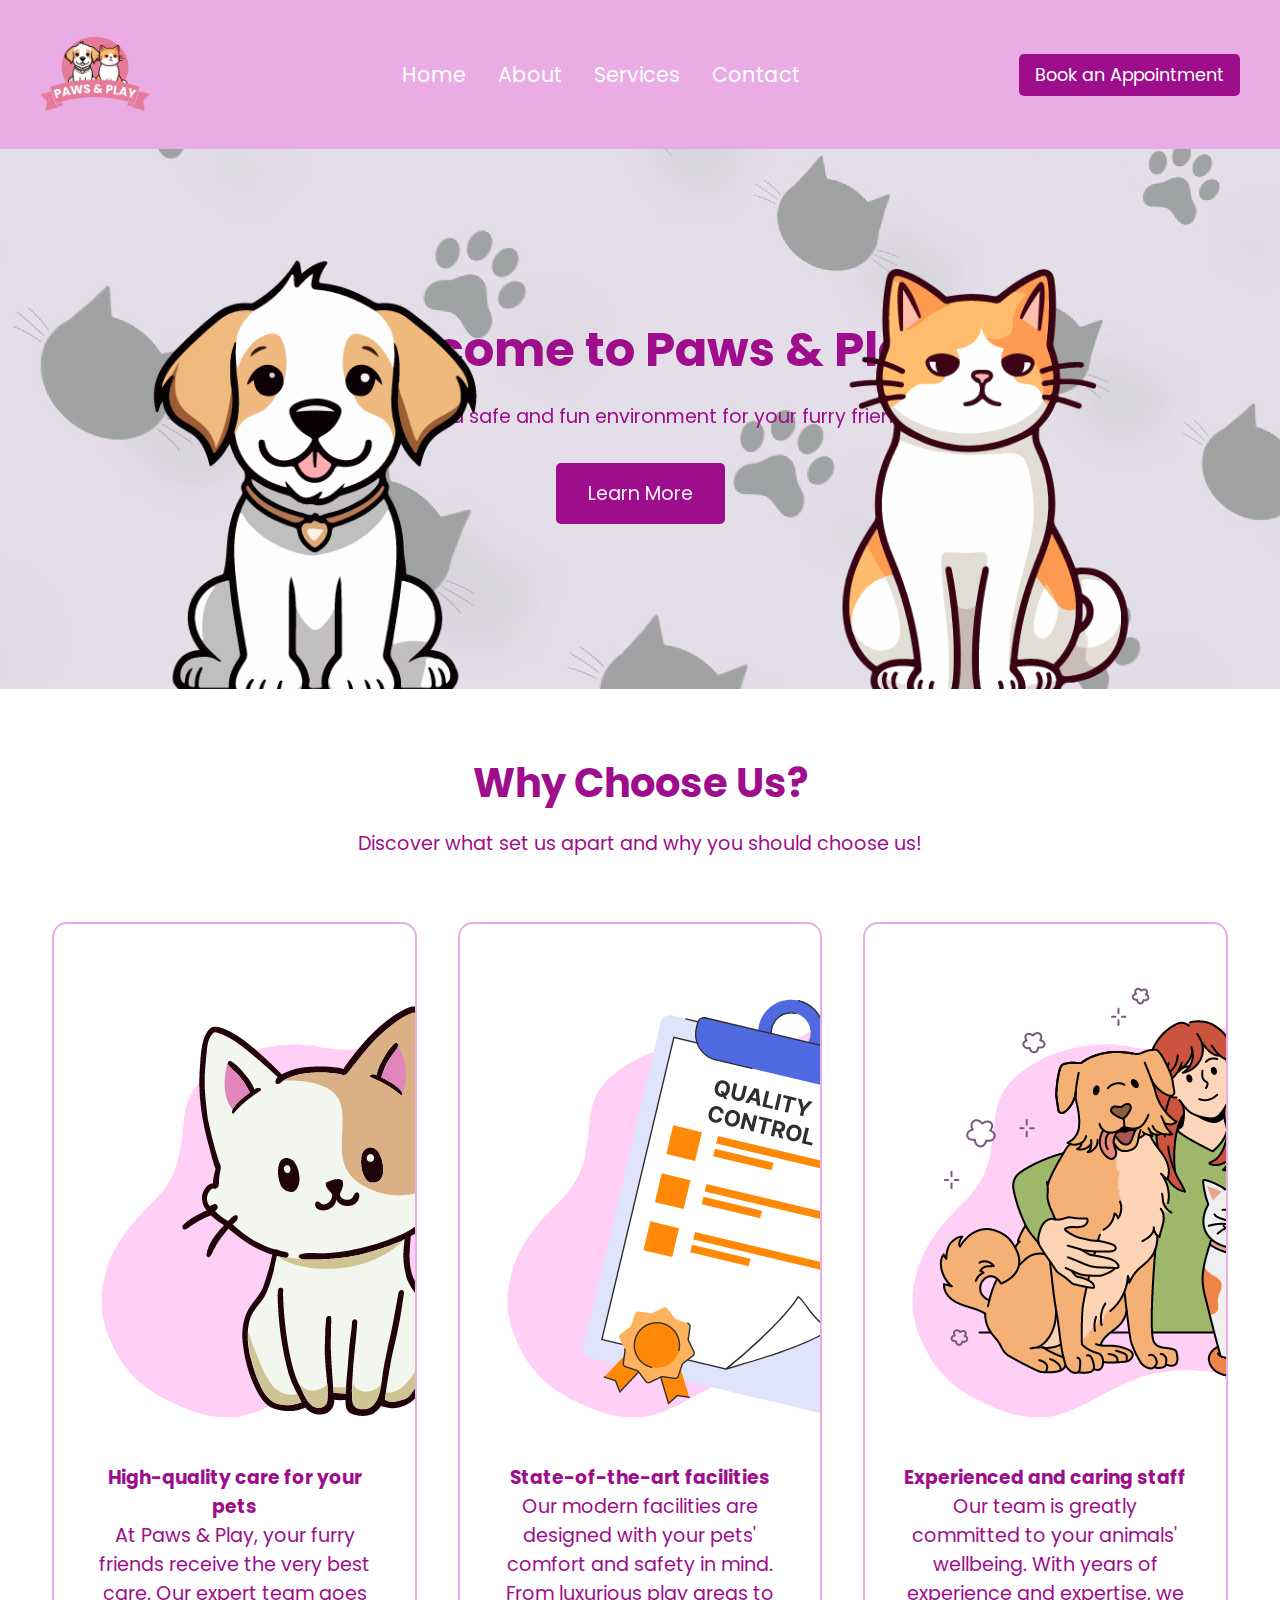
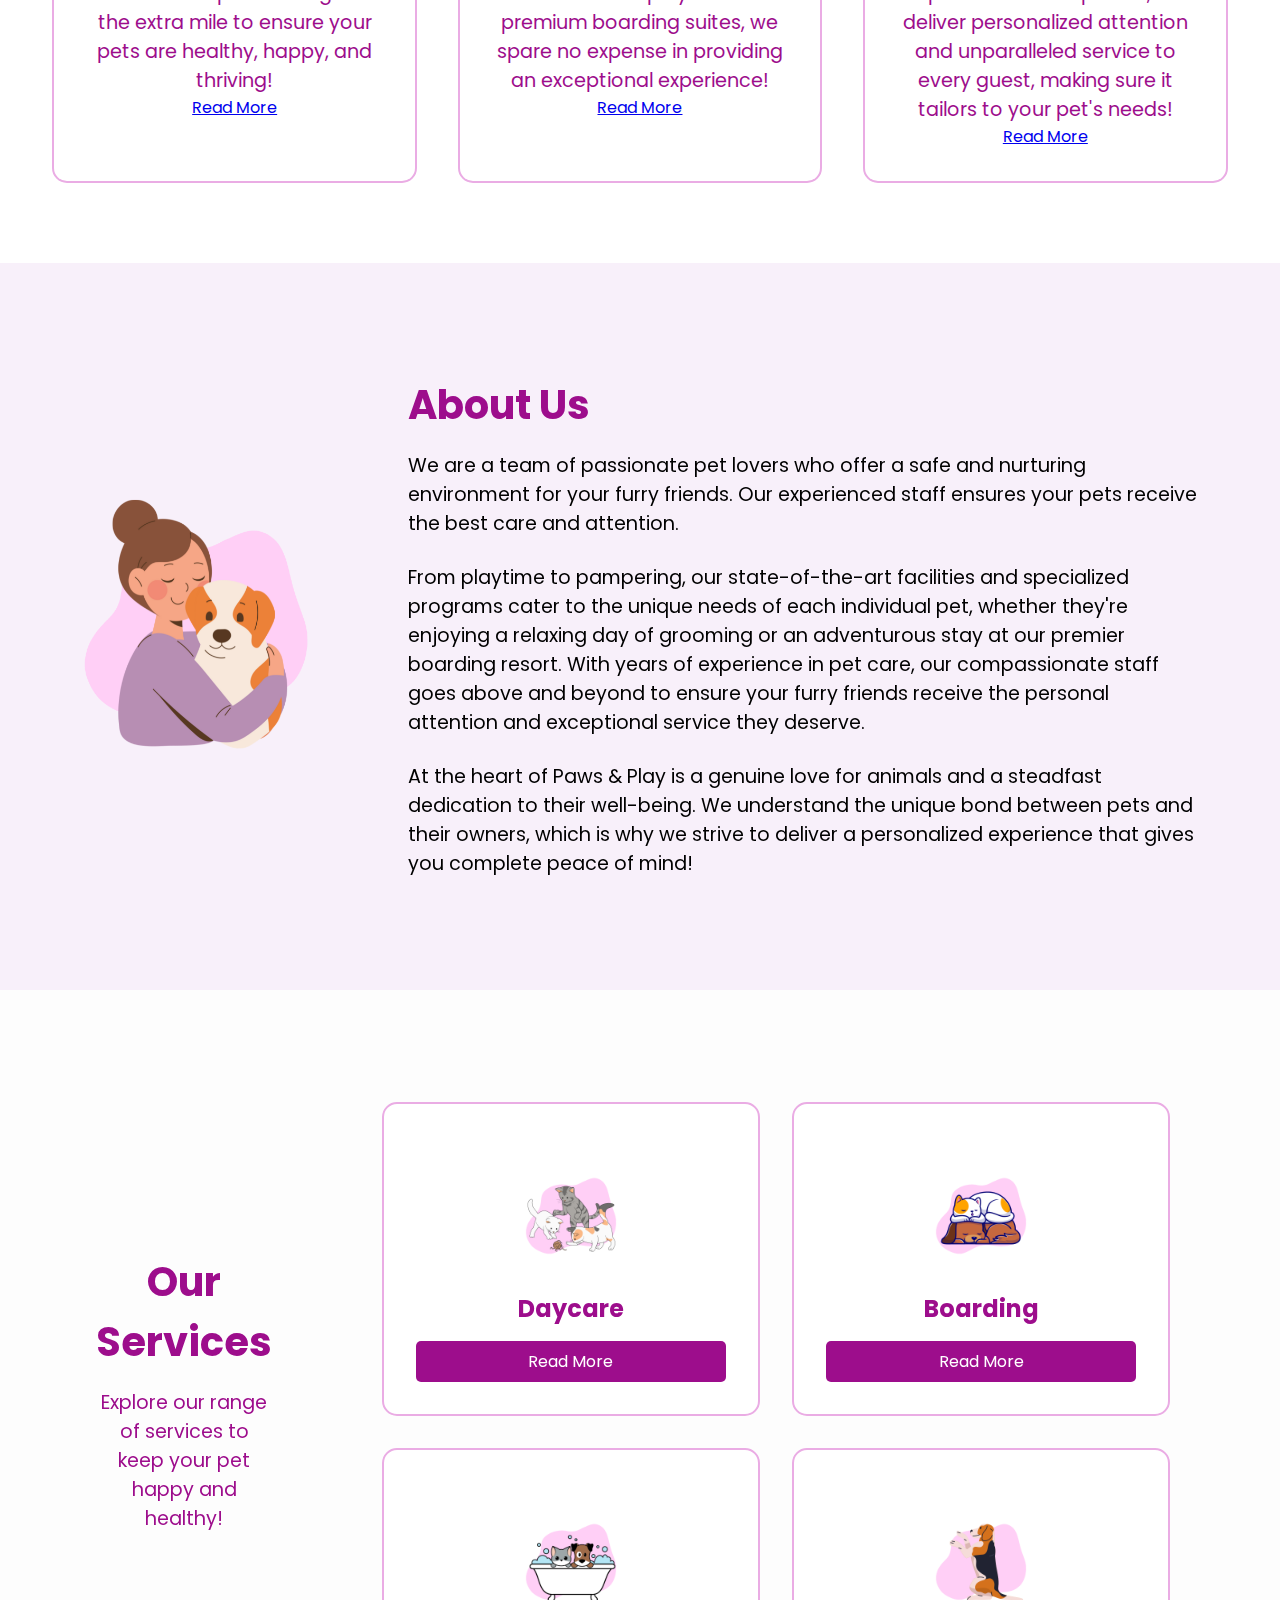
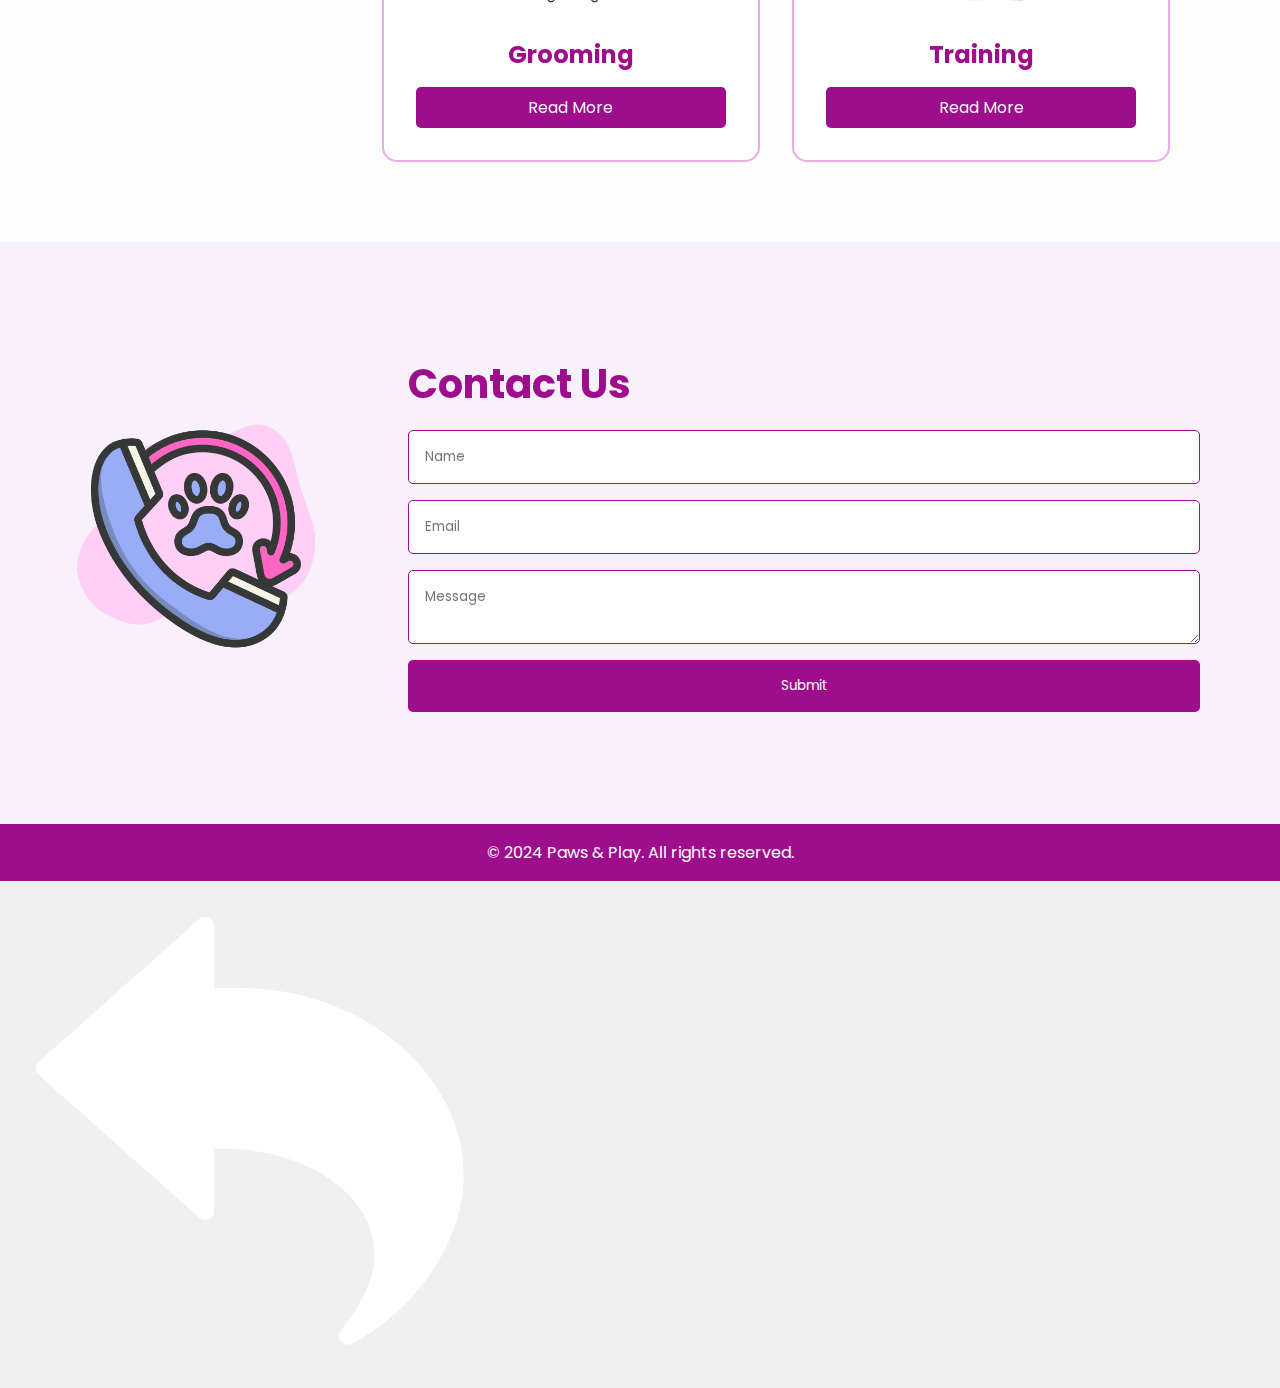
<file: pages/features-page-1/index.html>
<!DOCTYPE html>
<html lang="en">
<head>
    <meta charset="UTF-8">
    <meta name="viewport" content="width=device-width, initial-scale=1.0">
    <title>Paws & Play</title>
    <link rel="stylesheet" href="./assets/css/style.css">
</head>
<body>
    <header>
        <nav>
            <div class="logo"><img src="./assets/img/logo.png" alt="Logo"></div>
            <ul>
                <li><a href="#">Home</a></li>
                <li><a href="#">About</a></li>
                <li><a href="#">Services</a></li>
                <li><a href="#">Contact</a></li>
            </ul>
            <a href="#" class="btn-book">Book an Appointment</a>
        </nav>
    </header>
    <section class="hero">
        <video autoplay muted loop class="bg-video">
            <source src="./assets/video/hero-bg.mp4" type="video/mp4">
        </video>
        <div class="hero-content">
            <img src="./assets/img/dog.png" alt="Dog" class="hero-img hero-img-left">
            <div class="hero-text">
                <h1>Welcome to Paws & Play</h1>
                <p>Providing a safe and fun environment for your furry friends!</p>
                <a href="#" class="btn">Learn More</a>
            </div>
            <img src="./assets/img/cat.png" alt="Cat" class="hero-img hero-img-right">
        </div>
    </section>
    <section class="features">
        <div class="features-text">
            <h2>Why Choose Us?</h2>
            <p>Discover what set us apart and why you should choose us!</p>
        </div>
        <div class="feature-cards">
            <div class="feature-card">
                <img src="./assets/img/quality-care.png" alt="Quality Care">
                <h3>High-quality care for your pets</h3>
                <p>At Paws & Play, your furry friends receive the very best care. Our expert team goes the extra mile to ensure your pets are healthy, happy, and thriving!</p>
                <a href="#" class="btn">Read More</a>
            </div>
            <div class="feature-card">
                <img src="./assets/img/state-of-the-art.png" alt="Facilities">
                <h3>State-of-the-art facilities</h3>
                <p>Our modern facilities are designed with your pets' comfort and safety in mind. From luxurious play areas to premium boarding suites, we spare no expense in providing an exceptional experience!</p>
                <a href="#" class="btn">Read More</a>
            </div>
            <div class="feature-card">
                <img src="./assets/img/caring-staff.png" alt="Staff">
                <h3>Experienced and caring staff</h3>
                <p>Our team is greatly committed to your animals' wellbeing. With years of experience and expertise, we deliver personalized attention and unparalleled service to every guest, making sure it tailors to your pet's needs!</p>
                <a href="#" class="btn">Read More</a>
            </div>
        </div>
    </section>
    <section class="about">
        <div class="about-text">
            <h2>About Us</h2>
            <p>We are a team of passionate pet lovers who offer a safe and nurturing environment for your furry friends. Our experienced staff ensures your pets receive the best care and attention.</p>
            <br>
            <p>From playtime to pampering, our state-of-the-art facilities and specialized programs cater to the unique needs of each individual pet, whether they're enjoying a relaxing day of grooming or an adventurous stay at our premier boarding resort. With years of experience in pet care, our compassionate staff goes above and beyond to ensure your furry friends receive the personal attention and exceptional service they deserve.</p>
            <br>
            <p>At the heart of Paws & Play is a genuine love for animals and a steadfast dedication to their well-being. We understand the unique bond between pets and their owners, which is why we strive to deliver a personalized experience that gives you complete peace of mind!</p>
        </div>
        <div class="about-image">
            <img src="./assets/img/about-us.png" alt="About Us">
        </div>
    </section>
    <section class="services">
        <div class="services-text">
            <h2>Our Services</h2>
            <p>Explore our range of services to keep your pet happy and healthy!</p>
        </div>
        <div class="service-cards">
            <div class="service-card">
                <img src="./assets/img/daycare.png" alt="Daycare">
                <h3>Daycare</h3>
                <p>Safe and fun environment for your pet during the day.</p>
                <a href="#" class="btn">Read More</a>
            </div>
            <div class="service-card">
                <img src="./assets/img/boarding.png" alt="Boarding">
                <h3>Boarding</h3>
                <p>Comfortable overnight stay for your pet.</p>
                <a href="#" class="btn">Read More</a>
            </div>
            <div class="service-card">
                <img src="./assets/img/grooming.png" alt="Grooming">
                <h3>Grooming</h3>
                <p>Professional grooming services to keep your pet looking great.</p>
                <a href="#" class="btn">Read More</a>
            </div>
            <div class="service-card">
                <img src="./assets/img/training.png" alt="Training">
                <h3>Training</h3>
                <p>Expert training to help your pet learn and grow.</p>
                <a href="#" class="btn">Read More</a>
            </div>
        </div>
    </section>
    <section class="contact">
        <div class="contact-text">
            <h2>Contact Us</h2>
            <form>
                <input type="text" placeholder="Name" required>
                <input type="email" placeholder="Email" required>
                <textarea placeholder="Message" required></textarea>
                <button type="submit">Submit</button>
            </form>
        </div>
        <div class="contact-image">
            <img src="./assets/img/contact.png" alt="Contact">
        </div>
    </section>
    <footer>
        <p>&copy; 2024 Paws & Play. All rights reserved.</p>
    </footer>
    <a href="../../index.html" class="back-to-top"><img src="./assets/img/back-icon.png" alt="Back to top"></a>
</body>
</html>
</file>
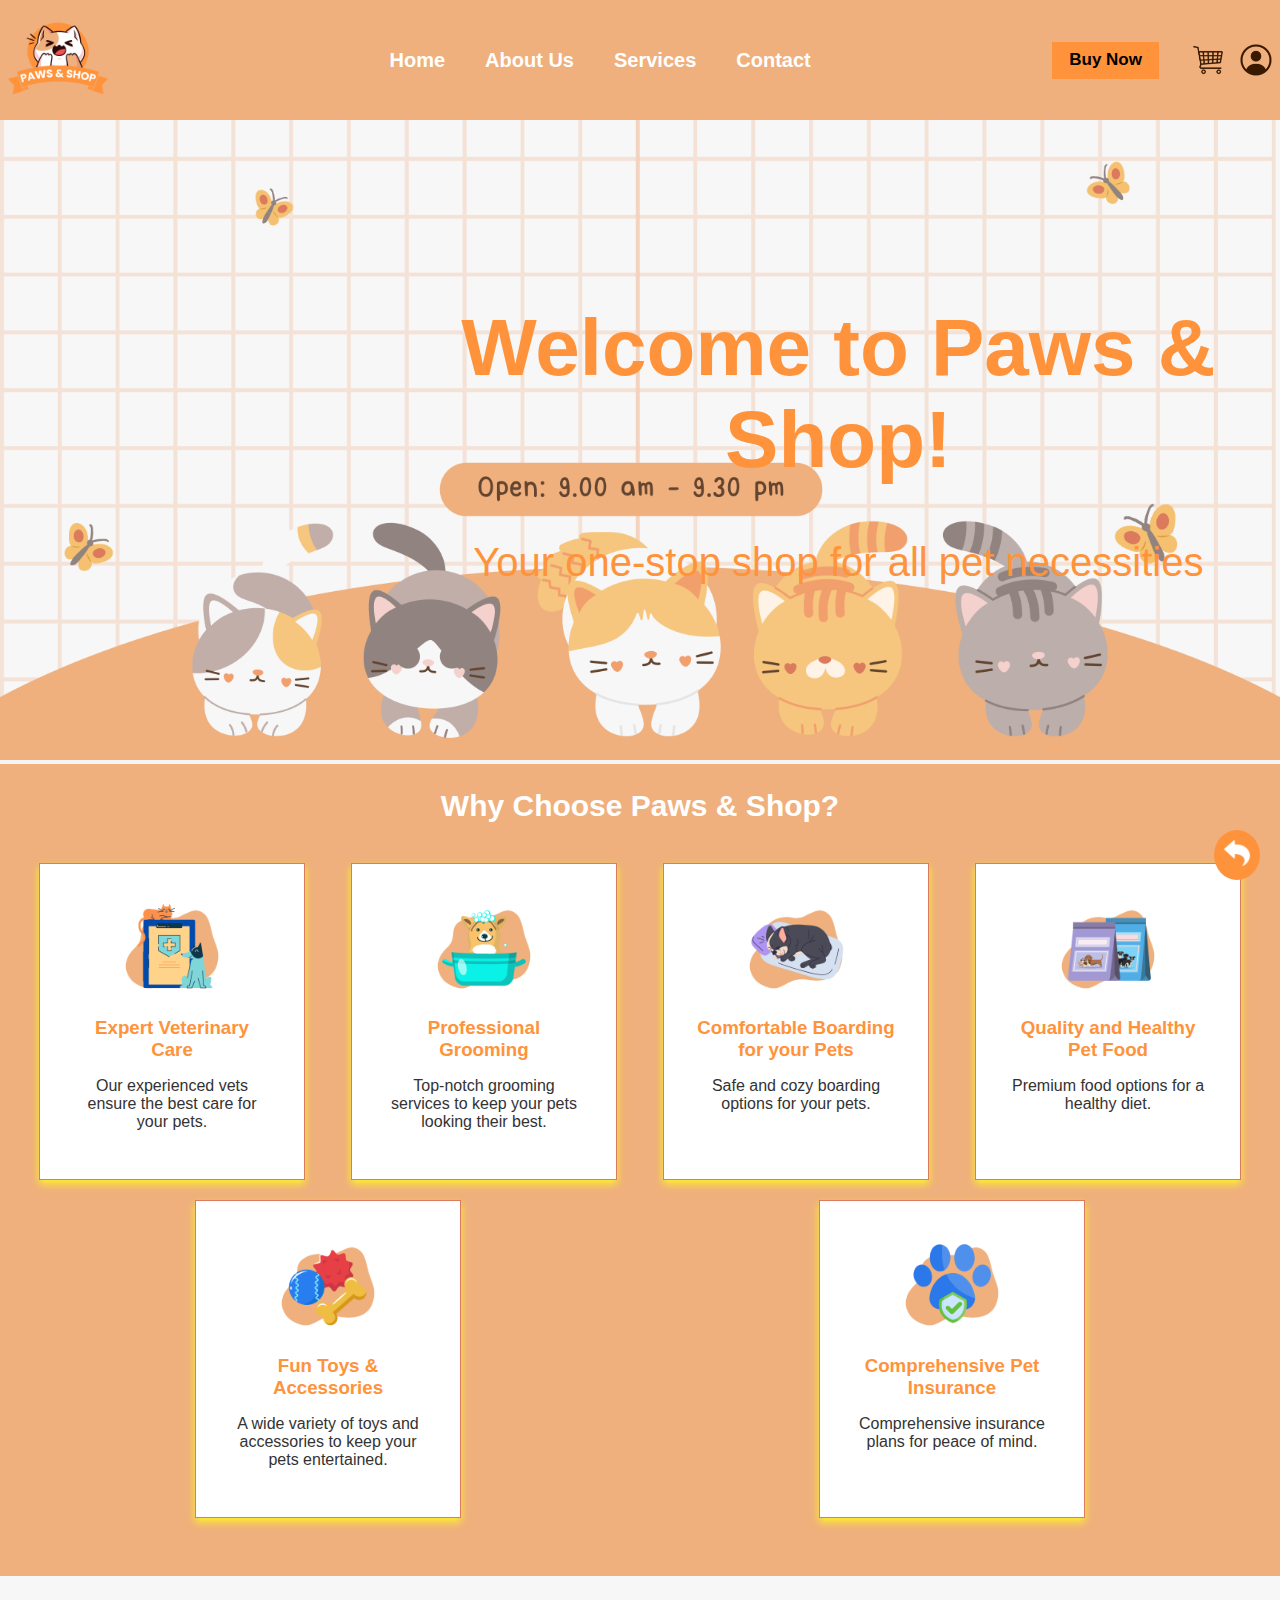
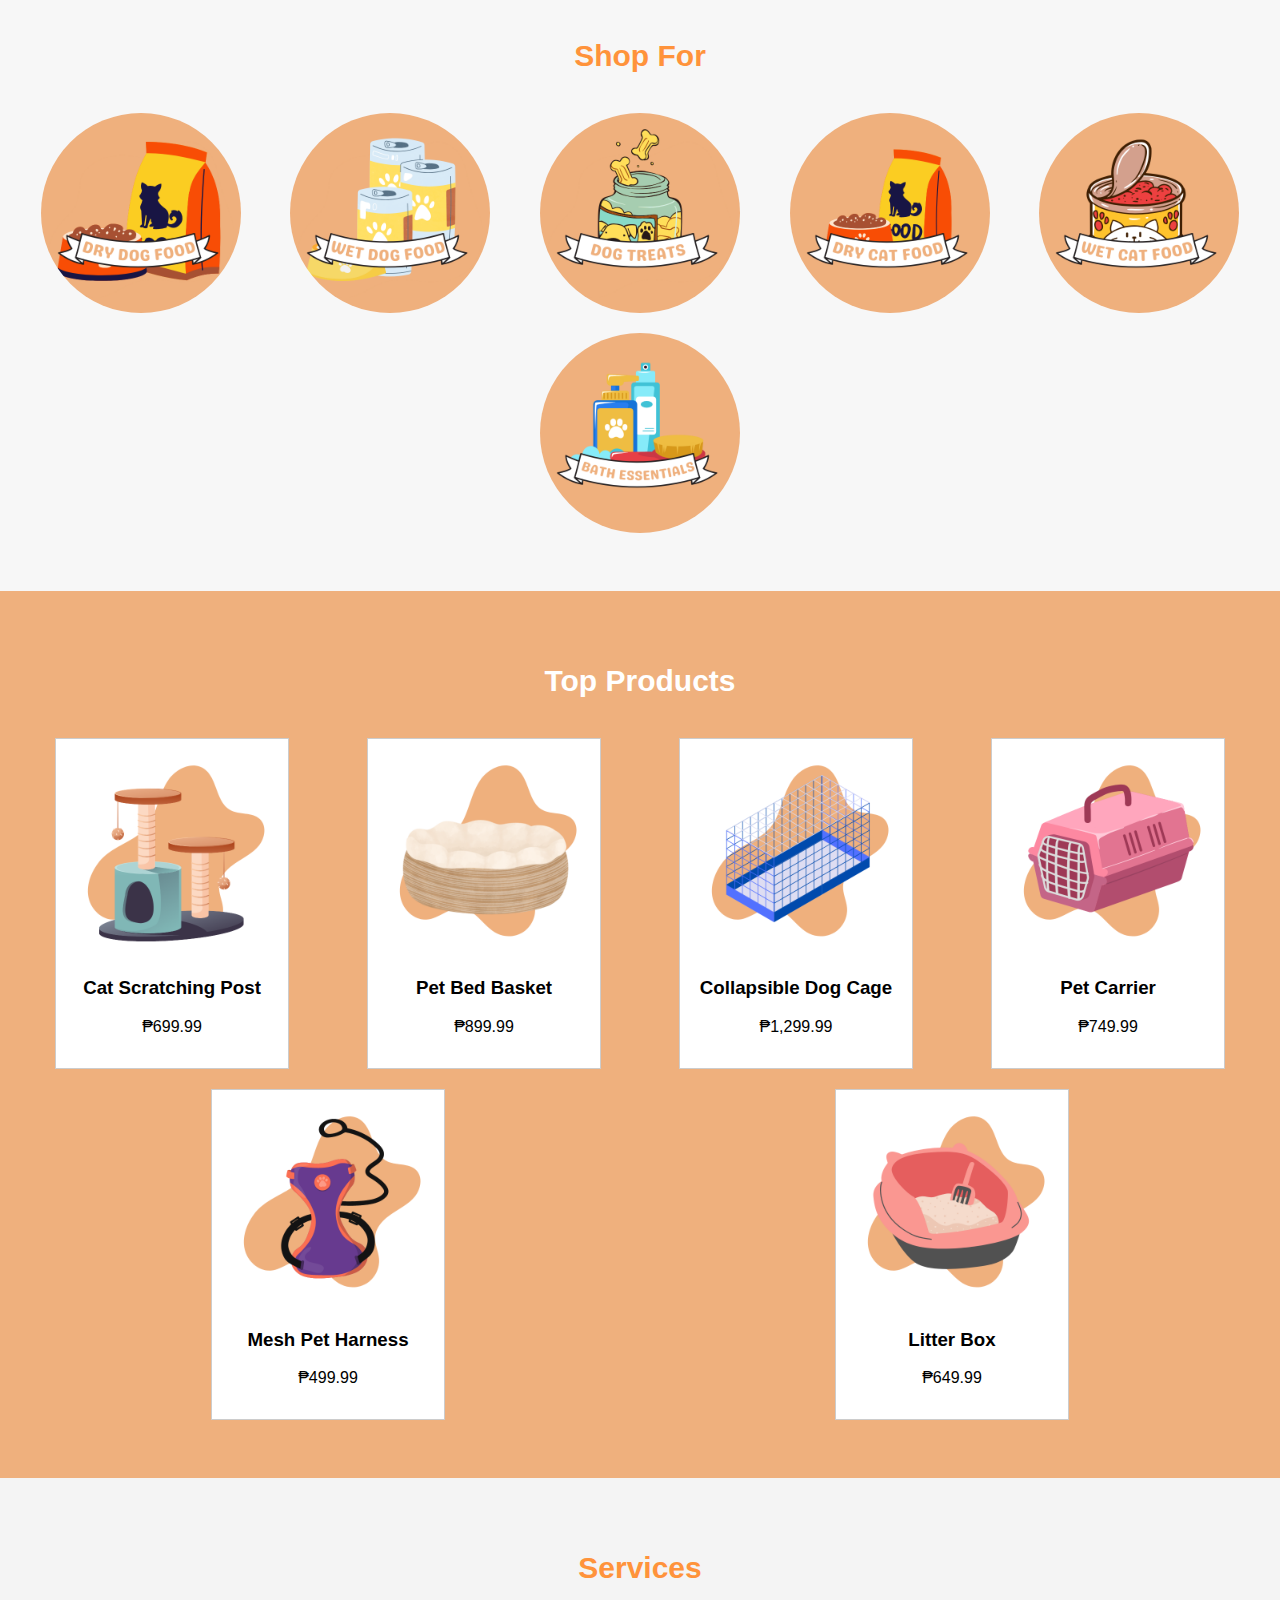
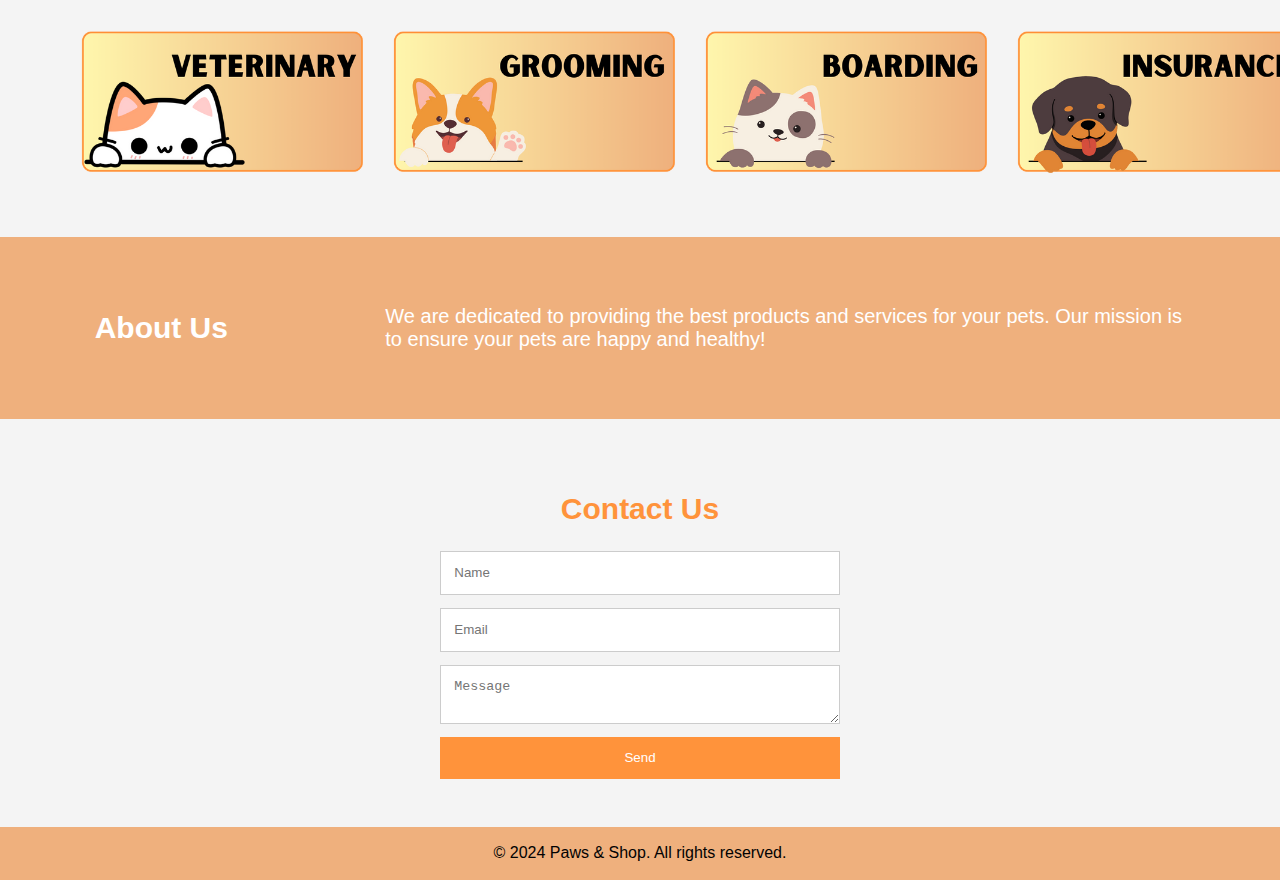
<file: pages/features-page-2/index.html>
<!DOCTYPE html>
<html lang="en">
<head>
    <meta charset="UTF-8">
    <meta name="viewport" content="width=device-width, initial-scale=0.8, maximum-scale=0.8, user-scalable=no">
    <title>Pet Store</title>
    <link rel="stylesheet" href="./assets/css/style.css">
</head>
<body>
    <nav>
        <div class="logo">
            <img src="./assets/img/logo.png" alt="Paws & Shop Logo">
        </div>
        <ul class="nav-links">
            <li><a href="#">Home</a></li>
            <li><a href="#">About Us</a></li>
            <li><a href="#">Services</a></li>
            <li><a href="#">Contact</a></li>
        </ul>
        <div class="nav-icons">
            <button class="cta">Buy Now</button>
            <img src="./assets/img/shopping-cart.png" alt="Shopping Cart">
            <img src="./assets/img/user-icon.png" alt="User Login">
        </div>
    </nav>

    <section class="hero">
        <img src="./assets/img/hero-bg.png" alt="Hero Background">
        <div class="hero-text">
            <h1>Welcome to Paws & Shop!</h1>
            <p>Your one-stop shop for all pet necessities</p>
        </div>
    </section>

    <section class="features why-choose-us">
        <h2>Why Choose Paws & Shop?</h2>
        <div class="grid">
            <div class="box">
                <img src="./assets/img/vet.png" alt="Veterinary">
                <h3>Expert Veterinary Care</h3>
                <p>Our experienced vets ensure the best care for your pets.</p>
            </div>
            <div class="box">
                <img src="./assets/img/pet-grooming.png" alt="Grooming">
                <h3>Professional Grooming</h3>
                <p>Top-notch grooming services to keep your pets looking their best.</p>
            </div>
            <div class="box">
                <img src="./assets/img/boarding.png" alt="Boarding">
                <h3>Comfortable Boarding for your Pets</h3>
                <p>Safe and cozy boarding options for your pets.</p>
            </div>
            <div class="box">
                <img src="./assets/img/pet-food.png" alt="Quality Food">
                <h3>Quality and Healthy Pet Food</h3>
                <p>Premium food options for a healthy diet.</p>
            </div>
            <div class="box">
                <img src="./assets/img/pet-toys.png" alt="Toys">
                <h3>Fun Toys & Accessories</h3>
                <p>A wide variety of toys and accessories to keep your pets entertained.</p>
            </div>
            <div class="box">
                <img src="./assets/img/pet-insurance.png" alt="Insurance">
                <h3>Comprehensive Pet Insurance</h3>
                <p>Comprehensive insurance plans for peace of mind.</p>
            </div>
        </div>
    </section>

    <section class="features shop-for">
        <h2>Shop For</h2>
        <div class="circles">
            <div class="circle"><img src="./assets/img/dry-dog-food.png" alt="Dry Dog Food"></div>
            <div class="circle"><img src="./assets/img/wet-dog-food.png" alt="Wet Dog Food"></div>
            <div class="circle"><img src="./assets/img/dog-treats.png" alt="Dog Treats"></div>
            <div class="circle"><img src="./assets/img/dry-cat-food.png" alt="Dry Cat Food"></div>
            <div class="circle"><img src="./assets/img/wet-cat-food.png" alt="Wet Cat Food"></div>
            <div class="circle"><img src="./assets/img/bath-essentials.png" alt="Bath Essentials"></div>
        </div>
    </section>

    <section class="features top-products">
        <h2>Top Products</h2>
        <div class="cards">
            <div class="card">
                <img src="./assets/img/scratching-post.png" alt="Scratching Post">
                <h3>Cat Scratching Post</h3>
                <p>₱699.99</p>
                <button>Buy Now</button>
            </div>
            <div class="card">
                <img src="./assets/img/pet-bed.png" alt="Pet Bed Basket">
                <h3>Pet Bed Basket</h3>
                <p>₱899.99</p>
                <button>Buy Now</button>
            </div>
            <div class="card">
                <img src="./assets/img/pet-cage.png" alt="Dog Cage">
                <h3>Collapsible Dog Cage</h3>
                <p>₱1,299.99</p>
                <button>Buy Now</button>
            </div>
            <div class="card">
                <img src="./assets/img/pet-carrier.png" alt="Pet Carrier">
                <h3>Pet Carrier</h3>
                <p>₱749.99</p>
                <button>Buy Now</button>
            </div>
            <div class="card">
                <img src="./assets/img/pet-harness.png" alt="Pet Harness">
                <h3>Mesh Pet Harness</h3>
                <p>₱499.99</p>
                <button>Buy Now</button>
            </div>
            <div class="card">
                <img src="./assets/img/litter-box.png" alt="Litter Box">
                <h3>Litter Box</h3>
                <p>₱649.99</p>
                <button>Buy Now</button>
            </div>
        </div>
    </section>

    <section class="features services">
        <h2>Services</h2>
        <div class="container">
            <div class="card">
                <img src="./assets/img/veterinary-box.png" alt="Veterinary">
            </div>
            <div class="card">
                <img src="./assets/img/grooming-box.png" alt="Grooming">
            </div>
            <div class="card">
                <img src="./assets/img/boarding-box.png" alt="Pet Boarding">
            </div>
            <div class="card">
                <img src="./assets/img/insurance-box.png" alt="Pet Insurance">
            </div>
        </div>
    </section>

    <section class="about">
        <h2>About Us</h2>
        <div class="about-content">
            <p>We are dedicated to providing the best products and services for your pets. Our mission is to ensure your pets are happy and healthy!</p>
        </div>
    </section>

    <section class="contact">
        <h2>Contact Us</h2>
        <form>
            <input type="text" placeholder="Name" required>
            <input type="email" placeholder="Email" required>
            <textarea placeholder="Message" required></textarea>
            <button type="submit">Send</button>
        </form>
    </section>

    <footer>
        <p>&copy; 2024 Paws & Shop. All rights reserved.</p>
    </footer>
    <a href="../../index.html" class="back-to-landing"><img src="./assets/img/back-icon.png" alt="Back to top"></a>
</body>
</html>
</file>
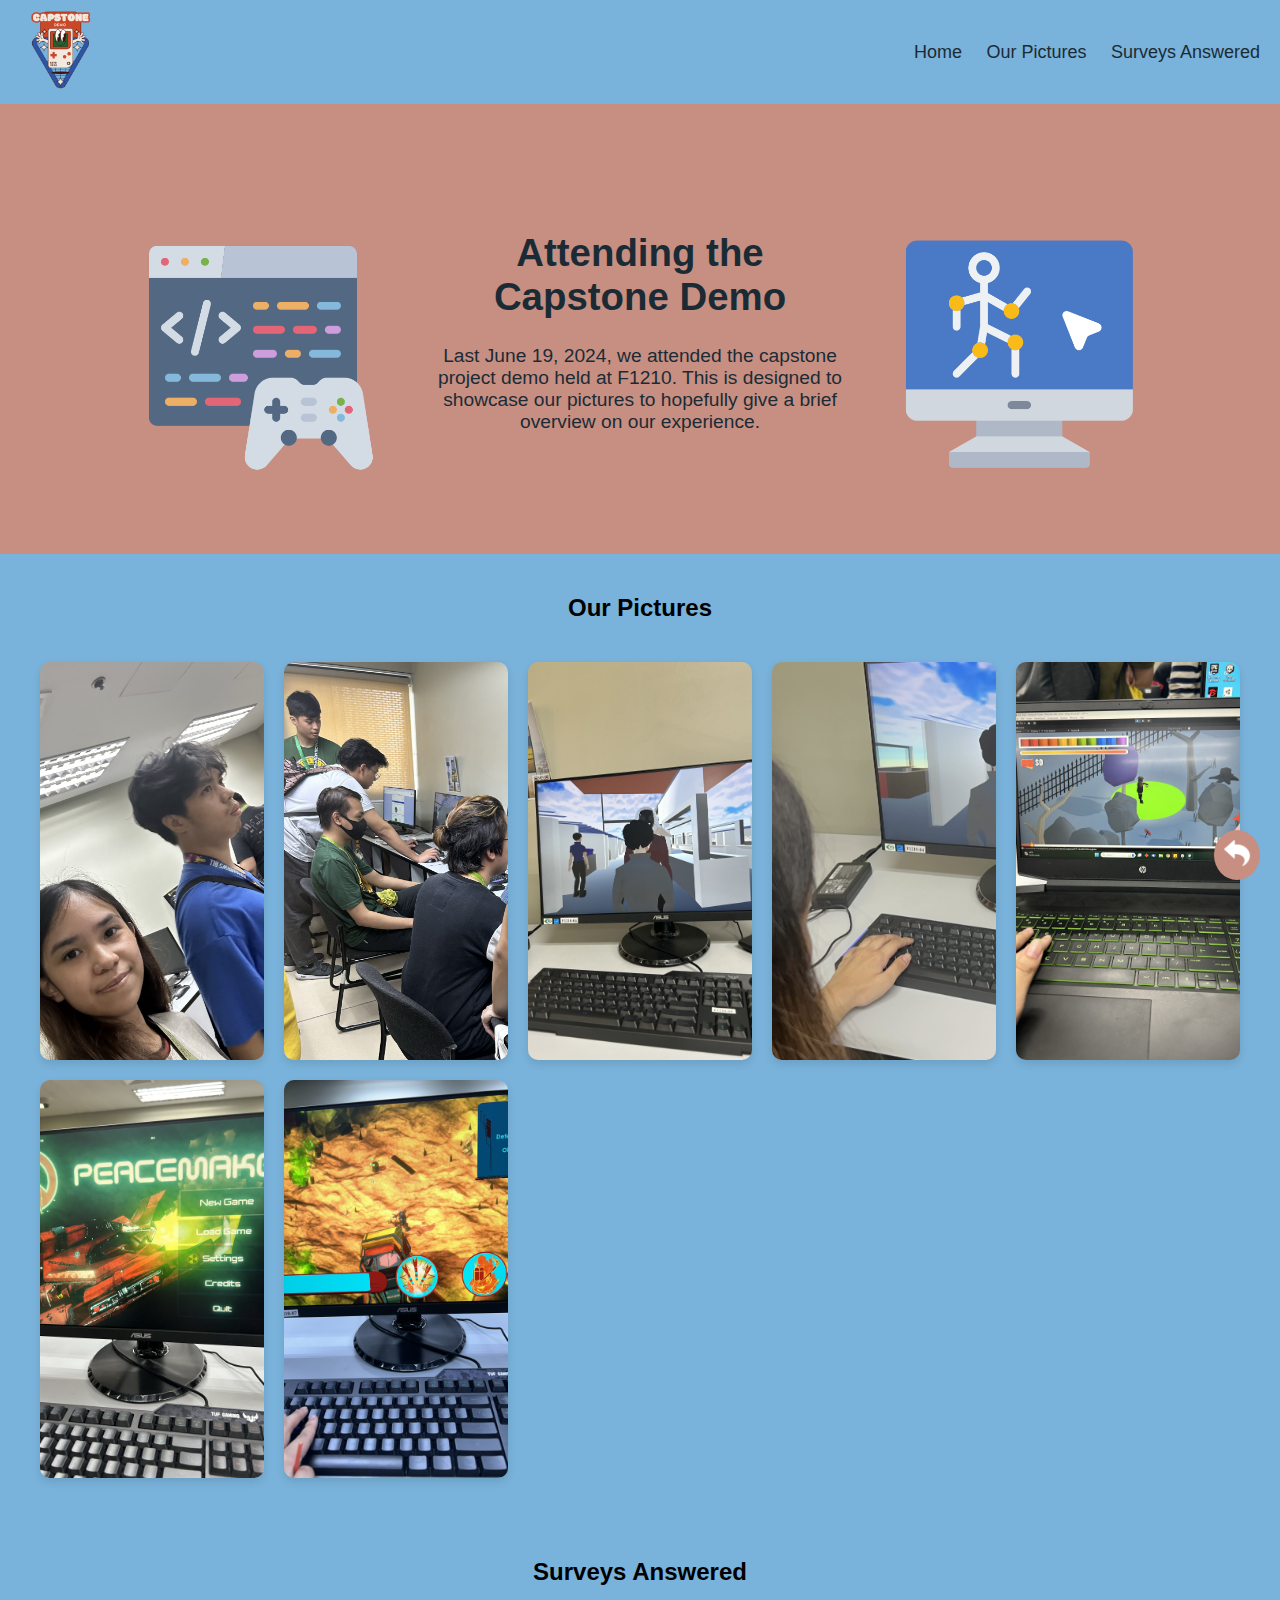
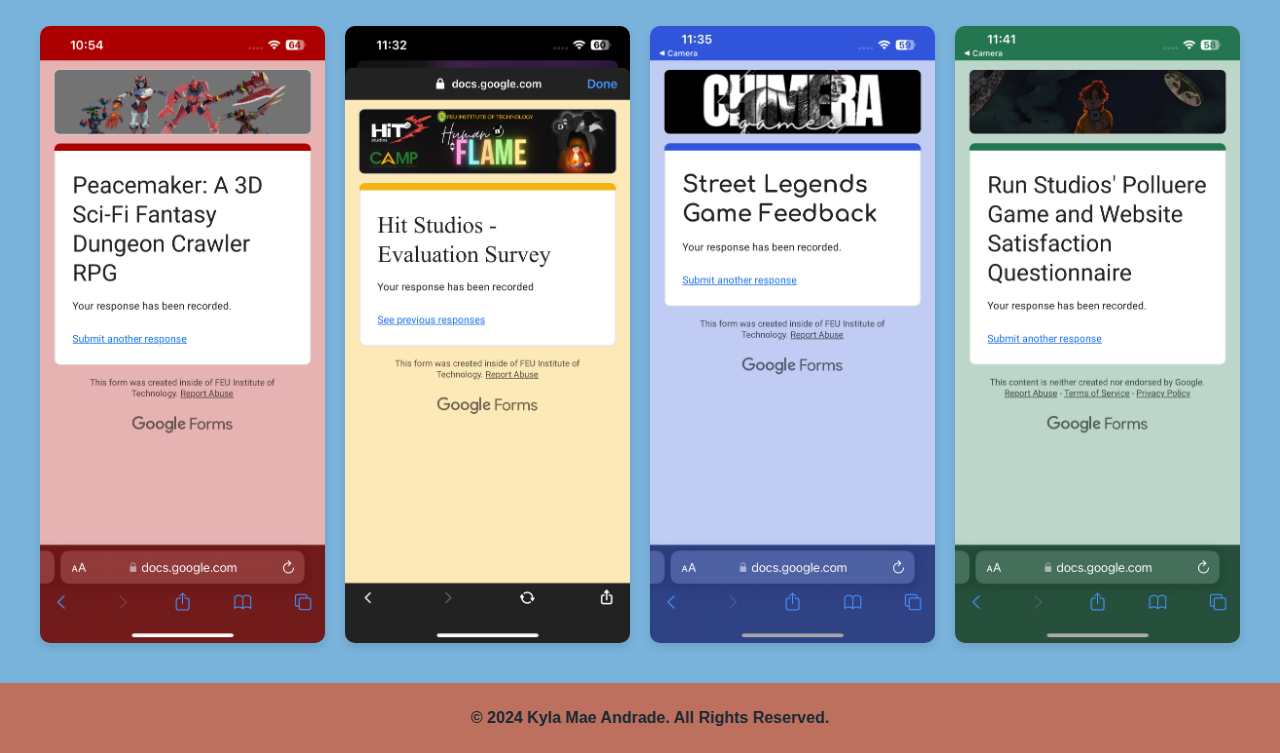
<file: pages/incentives-page/index.html>
<!DOCTYPE html>
<html lang="en">
<head>
    <meta charset="UTF-8">
    <meta name="viewport" content="width=device-width, initial-scale=1.0">
    <title>Capstone Demo</title>
    <link rel="stylesheet" href="./assets/css/style.css">
</head>
<body>
    <header class="main-header">
        <div class="logo">
            <img src="./assets/img/logo.png" alt="Logo">
        </div>
        <nav class="nav-links">
            <a href="#home">Home</a>
            <a href="#pictures">Our Pictures</a>
            <a href="#surveys">Surveys Answered</a>
        </nav>
    </header>

    <section class="hero" id="home">
        <div class="hero-content">
            <img src="./assets/img/hero-left.png" alt="Left Image" class="hero-image">
            <div class="hero-text">
                <h1>Attending the Capstone Demo</h1>
                <p>Last June 19, 2024, we attended the capstone project demo held at F1210. This is designed to showcase our pictures to hopefully give a brief overview on our experience.</p>
            </div>
            <img src="./assets/img/hero-right.png" alt="Right Image" class="hero-image">
        </div>
    </section>

    <section class="section" id="pictures">
        <h2>Our Pictures</h2>
        <div class="cards-container">
            <div class="card">
                <img src="./assets/img/pic-one.jpg" alt="Image 1">
                <div class="card-info">Me and Ian taking arriving and taking a look around at the event. </div>
            </div>
            <div class="card">
                <img src="./assets/img/pic-two.jpg" alt="Image 2">
                <div class="card-info">Once we arrived, most of the PC were occupied so we waited for our turn.</div>
            </div>
            <div class="card">
                <img src="./assets/img/pic-three.jpg" alt="Image 3">
                <div class="card-info">Played the first game, which was said to be incomplete and pretty buggy.</div>
            </div>
            <div class="card">
                <img src="./assets/img/pic-four.jpg" alt="Image 4">
                <div class="card-info">Even though it is really buggy, it was still interesting. Although I hope we were given more of a background on the game.</div>
            </div>
            <div class="card">
                <img src="./assets/img/pic-five.jpg" alt="Image 5">
                <div class="card-info">Played the flame game, which is the game that stuck most to me. Managed to finish the game, and the devs were guiding us the whole time.</div>
            </div>
            <div class="card">
                <img src="./assets/img/pic-six.jpg" alt="Image 6">
                <div class="card-info">Played the peacemaker which was a really cool game and what we noticed was the most played by those visiting.</div>
            </div>
            <div class="card">
                <img src="./assets/img/pic-seven.jpg" alt="Image 7">
                <div class="card-info">The concept of peacemaker really intrigued me, and the character designs are really good. I had fun playing it. </div>
            </div>
        </div>
    </section>

    <section class="section" id="surveys">
        <h2>Surveys Answered</h2>
        <div class="cards-container">
            <div class="card">
                <img src="./assets/img/survey-one.jpg" alt="Survey 1">
                <div class="card-info">Survey Answered for Peacemaker: Overall a good and well-developed game. Character designs are really good, and the concept is interesting. Graphics are great as well.</div>
            </div>
            <div class="card">
                <img src="./assets/img/survey-two.jpg" alt="Survey 2">
                <div class="card-info">Survey Answered for Human Flame: Overall, an interesting and fun puzzle game. The story was interesting, and I love that the devs of the game took the time to explain and guide us. There were some issues with the speed of the character, and the character going through walls at some occasion, but it's still all good!</div>
            </div>
            <div class="card">
                <img src="./assets/img/survey-three.jpg" alt="Survey 3">
                <div class="card-info">Survey Answered for Street Legends: Overall, the game had potential although it was really buggy. Knew only a little about the game as we were only told to answer the evaluation after playing it for a bit. Wish we were given more context on the game as we were a little bit lost on its objective.</div>
            </div>
            <div class="card">
                <img src="./assets/img/survey-four.jpg" alt="Survey 4">
                <div class="card-info">Survey Answered for Polluere: Overall, seems like an interesting game, although for the most part, the devs seem to have encountered a problem and they were trying to fix it the whole time, so it was sad that we didn't know much about the game.</div>
            </div>
    </section>

    <footer>
        <p>&copy; 2024 Kyla Mae Andrade. All Rights Reserved.</p>
    </footer>
    <a href="../../index.html" class="back-to-landing"><img src="./assets/img/back-icon.png" alt="Back to Landing"></a>
</body>
</html>
</file>
<file: pages/features-page-1/assets/css/style.css>
@import url('https://fonts.googleapis.com/css?family=Poppins:200,300,400,500,600,700,800,900&display=swap');

* {
    margin: 0;
    padding: 0;
    box-sizing: border-box;
    font-family: 'Poppins', sans-serif;
}

body {
    display: flex;
    flex-direction: column;
    min-height: 100vh;
    background: #f0f0f0;
}

header {
    background-color: #eaace4;
    padding: 1rem;
}

nav {
    display: flex;
    justify-content: space-between;
    align-items: center;
    max-width: 1200px;
    margin: 0 auto;
}

nav .logo img {
    height: 110px;
}

nav ul {
    display: flex;
    list-style: none;
}

nav ul li {
    margin-left: 2rem;
}

nav ul li a {
    color: white;
    text-decoration: none;
    font-size: 1.3rem;
    transition: transform 0.3s, color 0.3s;
}

nav ul li a:hover {
    color: #9d0d8c;
    transform: scale(1.1);
}

.btn-book {
    background-color: #9d0d8c;
    color: white;
    padding: 0.5rem 1rem;
    text-decoration: none;
    border-radius: 5px;
    font-size: 1.1rem;
    transition: transform 0.3s, background-color 0.3s;
}

.btn-book:hover {
    background-color: #d7a718;
    transform: scale(1.1);
}

.hero {
    position: relative;
    height: 60vh;
    overflow: hidden;
    color: #9d0d8c;
    text-align: center;
}

.bg-video {
    position: absolute;
    top: 0;
    left: 0;
    width: 100%;
    height: 100%;
    object-fit: cover;
    z-index: -1;
    opacity: 0.4;
}

.hero-content {
    z-index: 1;
    position: relative;
    display: flex;
    flex-direction: row;
    align-items: center;
    justify-content: center;
    height: 100%;
}

.hero-text {
    flex: 1;
    text-align: center;
}

.hero-content h1 {
    font-size: 3rem;
    margin-bottom: 1rem;
}

.hero-content p {
    font-size: 1.2rem;
    margin-bottom: 2rem;
}

.hero-content .btn {
    display: inline-block;
    background-color: #9d0d8c;
    color: #f8f0fa;
    padding: 1rem 2rem;
    text-decoration: none;
    border-radius: 5px;
    font-size: 1.2rem;
    transition: transform 0.3s, background-color 0.3s;
}

.hero-content .btn:hover {
    background-color: #d7a718;
    transform: scale(1.1);
}

.hero-img {
    position: absolute;
    top: 62%;
    transform: translateY(-50%);
    width: 150px;
}

.hero-img-left {
    left: 5%;
    width: 480px;
}

.hero-img-right {
    right: 5%;
    width: 480px;
}

.features {
    padding: 4rem 2rem;
    background: white;
    color: #9d0d8c;
    width: 100%;
    text-align: center;
}

.features-text {
    margin-bottom: 3rem;
}

.features h2 {
    font-size: 2.5rem;
    margin-bottom: 1rem;
}

.features p {
    font-size: 1.2rem;
}

.feature-cards {
    display: flex;
    justify-content: space-around;
    flex-wrap: wrap;
}

.feature-card {
    background: white;
    border: 2px solid #eaace4;
    border-radius: 15px;
    padding: 2rem;
    width: 30%;
    margin: 1rem;
    position: relative;
    transition: transform 0.3s, box-shadow 0.3s;
    overflow: hidden;
}

.feature-card:hover {
    transform: translateY(-10px);
    box-shadow: 0 10px 20px rgba(0,0,0,0.1);
}

.feature-card:hover .feature-content {
    opacity: 1;
    transform: translateY(0);
}

.feature-circle {
    background: #eaace4;
    color: white;
    width: 50px;
    height: 50px;
    border-radius: 50%;
    display: flex;
    justify-content: center;
    align-items: center;
    font-size: 1.5rem;
    margin: 0 auto 1rem auto;
}

.feature-content {
    opacity: 0;
    transform: translateY(-20px);
    transition: opacity 0.3s, transform 0.3s;
}

.feature-content img {
    width: 50px;
    height: 50px;
    margin-bottom: 1rem;
}

.feature-content h3 {
    font-size: 1.5rem;
    margin-bottom: 1rem;
}

.feature-content p {
    font-size: 1rem;
    margin-bottom: 1.5rem;
}

.feature-info-icon {
    position: absolute;
    bottom: 1rem;
    right: 1rem;
    background: #9d0d8c;
    color: white;
    width: 30px;
    height: 30px;
    border-radius: 50%;
    display: flex;
    justify-content: center;
    align-items: center;
    font-size: 1rem;
    transition: transform 0.3s, background-color 0.3s;
}

.feature-info-icon {
    position: absolute;
    bottom: 1rem;
    right: 1rem;
    background: #9d0d8c;
    color: white;
    width: 30px;
    height: 30px;
    border-radius: 50%;
    display: flex;
    justify-content: center;
    align-items: center;
    font-size: 1rem;
    transition: transform 0.3s, background-color 0.3s, box-shadow 0.3s;
}

.feature-info-icon img {
    width: 20px;
    height: 20px;
}

.feature-info-icon:hover {
    background-color: #d7a718;
    transform: scale(1.1) translateZ(20px);
    box-shadow: 0 15px 25px rgba(0, 0, 0, 0.3);
}

.about,
.services,
.contact {
    display: flex;
    align-items: center;
    padding: 4rem 2rem;
}

.about {
    background-color: #f8f0fa;
    flex-direction: row-reverse;
}

.about .about-text,
.services .services-text,
.contact .contact-text {
    flex: 3;
    padding: 3rem;
}

.about .about-image,
.services .services-image,
.contact .contact-image {
    flex: 1;
    padding: 2rem;
    text-align: center;
}

.about .about-image img,
.services .services-image img,
.contact .contact-image img {
    max-width: 100%;
    border-radius: 5px;
}

.about h2,
.services h2,
.contact h2 {
    font-size: 2.5rem;
    color: #9d0d8c;
    margin-bottom: 1rem;
}

.about p,
.services p,
.contact p {
    font-size: 1.2rem;
}

.services {
    padding: 4rem 3rem;
    background-color: rgba(255, 255, 255, 0.87);
    color: #9d0d8c;
    width: 100%;
    text-align: center;
    position: relative;
  }

.video-bg {
    position: absolute;
    top: 0;
    left: 0;
    width: 100%;
    height: 100%;
    overflow: hidden;
    z-index: -1;
    opacity: 25%;
}

.video-bg video {
    min-width: 100%;
    min-height: 100%;
    width: auto;
    height: auto;
    position: absolute;
    top: 50%;
    left: 50%;
    transform: translate(-50%, -50%);
}

.cat-peek {
    position: absolute;
    top: .1rem;
    left: 1rem;
    width: 180px;
    height: auto;
}

.cat-peek img {
    width: 100%;
    height: auto;
}

.services-text {
    margin-bottom: 3rem;
    padding: 0 2rem;
}

.services h2 {
    font-size: 2.5rem;
    margin-bottom: 1rem;
}

.services p {
    font-size: 1.2rem;
}

.service-cards {
    display: flex;
    flex-wrap: wrap;
    justify-content: center;
    margin-top: 2rem;
}

.service-card {
    background: white;
    border: 2px solid #eaace4;
    border-radius: 15px;
    padding: 4rem;
    width: calc(45% - 2rem);
    margin: 1rem;
    position: relative;
    transition: transform 0.3s, box-shadow 0.3s;
    overflow: hidden;
}

.service-card:hover {
    transform: translateY(-10px);
    box-shadow: 0 10px 20px rgba(0,0,0,0.1);
}

.service-card img {
    width: 100px;
    height: 100px;
    margin-bottom: 1rem;
}

.service-card h3 {
    font-size: 1.5rem;
    margin-bottom: 1.5rem;
}

.service-card p,
.service-card .btn {
    opacity: 0;
    height: 0;
    transition: opacity 0.3s ease, height 0.3s ease;
    overflow: hidden;
    position: absolute;
    bottom: 2rem;
    left: 2rem;
    right: 2rem;
}

.service-card:hover p {
    opacity: 1;
    height: auto;
}

.service-card:not(:hover) .btn {
    opacity: 1;
    height: auto;
}

.service-card .btn {
    display: inline-block;
    background-color: #9d0d8c;
    color: white;
    padding: 0.5rem 1rem;
    text-decoration: none;
    border-radius: 5px;
    font-size: 1rem;
    transition: transform 0.3s, background-color 0.3s;
    margin-top: 1rem;
}

.service-card .btn:hover {
    background-color: #d7a718;
    transform: scale(1.1);
}

.contact {
    background-color: #f8f0fa;
    flex-direction: row-reverse;
}

.contact .contact-methods {
    display: flex;
    flex-direction: column;
    gap: 1rem;
}

.contact .contact-method {
    display: flex;
    align-items: center;
    gap: 1rem;
}

.contact .contact-method img {
    height: 30px;
}

.contact form {
    display: flex;
    flex-direction: column;
    gap: 1rem;
}

.contact form input,
.contact form textarea {
    padding: 1rem;
    border: 1px solid #9d0d8c;
    border-radius: 5px;
    width: 100%;
}

.contact form button {
    padding: 1rem;
    background-color: #9d0d8c;
    color: white;
    border: none;
    border-radius: 5px;
    cursor: pointer;
    transition: background-color 0.3s;
}

.contact form button:hover {
    background-color: #d7a718;
}

footer {
    background-color: #9d0d8c;
    color: white;
    text-align: center;
    padding: 1rem 0;
}

.back-to-landing {
    position: fixed;
    bottom: 20px;
    right: 20px;
    background-color: #9d0d8c;
    border-radius: 50%;
    padding: 0.5rem;
    z-index: 1000;
    transition: transform 0.3s, background-color 0.3s;
}

.back-to-landing img{
    width: 30px;
    height: 30px;
}

.back-to-landing:hover {
    background-color: #d7a718;
    transform: scale(1.1);
}
</file>
<file: pages/features-page-2/assets/css/style.css>
body {
    font-family: Arial, sans-serif;
    margin: 0;
    padding: 0;
    box-sizing: border-box;
    background-color: #EFB07D;
}

nav {
    display: flex;
    justify-content: space-between;
    align-items: center;
    background-color: #EFB07D;
    padding: 0.5em;
}

nav .logo img {
    width: 100px;
    transition: transform 0.3s ease-in-out;
}

nav .logo img:hover {
    transform: scale(1.1);
}

nav .nav-links {
    list-style: none;
    display: flex;
    font-size: 20px;
    font-weight: 550;
}

nav .nav-links li {
    margin: 0 1em;
}

nav .nav-links a {
    color: white;
    text-decoration: none;
    transition: color 0.3s;
}

nav .nav-links a:hover {
    color: #1f0e01;
}

nav .nav-icons {
    display: flex;
    align-items: center;
}

nav .cta {
    background-color: #FF933B;
    border: none;
    padding: 0.5em 1em;
    margin-right: 1em;
    cursor: pointer;
    font-size: 17px;
    font-weight: 550;
    transition: background-color 0.3s;
}

nav .cta:hover {
    background-color: #ffdd33;
}

nav .nav-icons img {
    width: 32px;
    margin-left: 1em;
    cursor: pointer;
    cursor: pointer;
    transition: transform 0.3s;
}

@keyframes rotateIcon {
    0% {
        transform: rotate(0deg);
    }
    100% {
        transform: rotate(360deg);
    }
}

nav .nav-icons img:hover {
    animation: rotateIcon 0.5s ease-in-out; 
}

.hero {
    position: relative;
    text-align: center;
    color: white;
    background: #f4f4f4;
}

.hero img {
    width: 100%;
    height: auto;
}

.hero-text {
    position: absolute;
    top: 20%;
    left: 31%;
    font-size: 40px;
    color: #FF933B;
    transition: transform 0.3s, color 0.3s;
}

.hero-text:hover {
    transform: scale(1.1);
    color: #FDC36F;
}

.features {
    padding: 3em 1em;
}

.features h2 {
    text-align: center;
    margin-bottom: 1em;
    font-size: 30px;
    color: #fff;
}

.why-choose-us {
    background-color: #EFB07D;
    padding-top: 0;
}

.why-choose-us .grid {
    display: flex;
    justify-content: space-around;
    flex-wrap: wrap;
}

.why-choose-us .box {
    width: 200px;
    text-align: center;
    padding: 2em;
    background-color: white;
    border: 1.5px solid #DC7B5E;
    margin: 10px;
    box-shadow: 0 4px 8px rgba(255, 244, 40, 0.96);
    transition: transform 0.3s, box-shadow 0.3s;
}

.why-choose-us .box:hover {
    transform: rotate(5deg) scale(1.1);
    box-shadow: 0 8px 16px rgba(0, 0, 0, 0.2);
}

.why-choose-us .box img {
    width: 100px;
    height: 100px;
    margin-bottom: 0.5em;
}

.why-choose-us .box h3 {
    margin: 0.5em 0;
    color: #FF933B;
}

.why-choose-us .box p {
    color: #333;
}

.shop-for {
    background-color: #F7F7F7;
}

.shop-for h2 {
    color: #FF933B;
    margin-top: 15px;
}

.shop-for .circles {
    display: flex;
    justify-content: space-around;
    flex-wrap: wrap;
}

.shop-for .circle {
    width: 200px;
    height: 200px;
    border-radius: 50%;
    overflow: hidden;
    text-align: center;
    margin: 10px;
    display: flex;
    flex-direction: column;
    align-items: center;
    transition: transform 0.3s, box-shadow 0.3s;
}

.shop-for .circle img {
    width: 100%;
    height: auto;
}

.shop-for .circle:hover {
    transform: scale(1.15);
    box-shadow: 0 8px 16px #f3c6a1;
}

.top-products {
    background-color: #EFB07D;
}

.services {
    background-color: #f4f4f4;
}

.about {
    background-color: #EFB07D;
}

.contact {
    background-color: #f4f4f4;
}

.top-products .cards {
    display: flex;
    justify-content: space-around;
    flex-wrap: wrap;
}

.top-products .card {
    width: 200px;
    border: 1px solid #ccc;
    margin: 10px;
    text-align: center;
    padding: 1em;
    background-color: white;
    position: relative;
    overflow: hidden;
    transition: transform 0.3s, box-shadow 0.3s;
}

.top-products .card:hover {
    transform: scale(1.05);
    box-shadow: 0 4px 8px rgba(0, 0, 0, 0.2);
}

.top-products .card img {
    width: 100%;
    height: auto;
}

.top-products .card button {
    background-color: #FF933B;
    color: white;
    border: none;
    padding: 0.5em 1em;
    cursor: pointer;
    position: absolute;
    bottom: -50px;
    left: 50%;
    transform: translateX(-50%);
    transition: bottom 0.3s;
    width: 100%;
    box-sizing: border-box;
}

.top-products .card:hover button {
    bottom: 0;
}

.top-products .card button:hover {
    background-color: #ffdd57;
    color: #333;
}

.services .container {
    display: flex;
    justify-content: space-around;
    flex-wrap: wrap;
}
.services h2 {
    color: #FF933B;
    font-size: 30px;
}

.services .card {
    width: 200px;
    margin: 10px;
    text-align: center;
    transition: transform 0.3s, box-shadow 0.3s;
}

.services .card:hover {
    transform: scale(1.05);
    box-shadow: 0 4px 8px rgba(0, 0, 0, 0.2);
}

.services .card img {
    width: 150%;
    height: auto;
}

.about {
    display: flex;
    align-items: center;
    justify-content: space-around;
    padding: 3em 1em;
}

.about h2 {
    font-size: 30px;
    color:#fff;
}

.about-content {
    display: flex;
    align-items: center;
}

.about p {
    max-width: 800px;
    font-size: 20px;
    text-align: left;
    color:#fff;
    font-weight: 500;
}

.contact {
    text-align: center;
    padding: 3em 1em;
}

.contact h2 {
    font-size: 30px;
    color: #FF933B;
}

.contact form {
    max-width: 400px;
    margin: 0 auto;
    display: flex;
    flex-direction: column;
}

.contact form input,
.contact form textarea {
    margin-bottom: 1em;
    padding: 1em;
    border: 1px solid #ccc;
}

.contact form button {
    padding: 1em;
    border: none;
    background-color: #FF933B;
    color: white;
    cursor: pointer;
    transition: background-color 0.3s;
}

.contact form button:hover {
    background-color: #ffdd57;
    color: #333;
}

footer {
    background-color: #EFB07D;
    color: rgb(2, 2, 2);
    text-align: center;
    padding: .1rem 0;
}

.back-to-landing {
    position: fixed;
    bottom: 20px;
    right: 20px;
    background-color: #FF933B;
    border-radius: 50%;
    padding: 0.5rem;
    z-index: 1000;
    transition: transform 0.3s, background-color 0.3s;
}

.back-to-landing img{
    width: 30px;
    height: 30px;
}

.back-to-landing:hover {
    background-color: #ffdd57;
    transform: scale(1.1);
}
</file>
<file: pages/incentives-page/assets/css/style.css>
body {
    font-family: Arial, sans-serif;
    margin: 0;
    padding: 0;
    box-sizing: border-box;
}

header.main-header {
    display: flex;
    justify-content: space-between;
    align-items: center;
    padding: 10px 20px;
    background-color: #79B2DA;
    color: white;
}

header.main-header .logo img {
    height: 80px;
}

header.main-header .nav-links a {
    margin-left: 20px;
    text-decoration: none;
    color: #1b2b36;
    font-size: 18px;
    position: relative;
    transition: color 0.3s;
}

header.main-header .nav-links a:hover {
    color: #bc7563;
}

header.main-header .nav-links a::after {
    content: '';
    position: absolute;
    width: 0;
    height: 2px;
    background-color: #bc7563;
    left: 0;
    bottom: -5px;
    transition: width 0.3s;
}

header.main-header .nav-links a:hover::after {
    width: 100%;
}

.hero {
    display: flex;
    justify-content: center;
    align-items: center;
    height: 50vh;
    background-color: #c78f81;
    color: #1b2b36;
    text-align: center;
}

.hero-content {
    display: flex;
    align-items: center;
    justify-content: space-between;
    width: 80%;
}

.hero-image {
    width: 25%;
    margin-top: 50px;
    height: auto;
    border-radius: 10px;
    transition: transform 0.3s;
}

.hero-image:hover {
    transform: scale(1.05);
}

.hero-text {
    width: 40%;
    font-size: larger;
}

.section {
    padding: 20px;
    background-color: #79B2DA;
}

.section h2 {
    text-align: center;
    margin-bottom: 20px;
}

.cards-container {
    display: grid;
    grid-template-columns: repeat(auto-fit, minmax(200px, 1fr));
    gap: 20px;
    padding: 20px;
}

.card {
    position: relative;
    overflow: hidden;
    border-radius: 10px;
    transition: transform 0.3s, box-shadow 0.3s;
    box-shadow: 0 4px 8px rgba(0, 0, 0, 0.1);
}

.card img {
    width: 100%;
    height: auto;
    display: block;
}

.card:hover {
    transform: scale(1.05);
    box-shadow: 0 8px 16px rgba(0, 0, 0, 0.1);
}

.card-info {
    display: none;
    position: absolute;
    bottom: 0;
    left: 0;
    width: 96%;
    padding: 10px;
    background-color: #c78f81;
    color: #1b2b36;
    font-size: 13px;
    text-align: center;
    transition: opacity 0.3s;
}

.card:hover .card-info,
.card:hover .info-icon {
    display: block;
    opacity: 1;
}

footer {
    text-align: center;
    font-weight: 600;
    padding: 10px;
    background: #bc705d;
    color: #1b2b36;
    position: relative;
    width: 100%;
}

.back-to-landing {
    position: fixed;
    bottom: 20px;
    right: 20px;
    background-color: #c78f81;
    border-radius: 50%;
    padding: 0.5rem;
    z-index: 1000;
    transition: transform 0.3s, background-color 0.3s;
}

.back-to-landing img{
    width: 30px;
    height: 30px;
}

.back-to-landing:hover {
    background-color: #d7a718;
    transform: scale(1.1);
}
</file>
